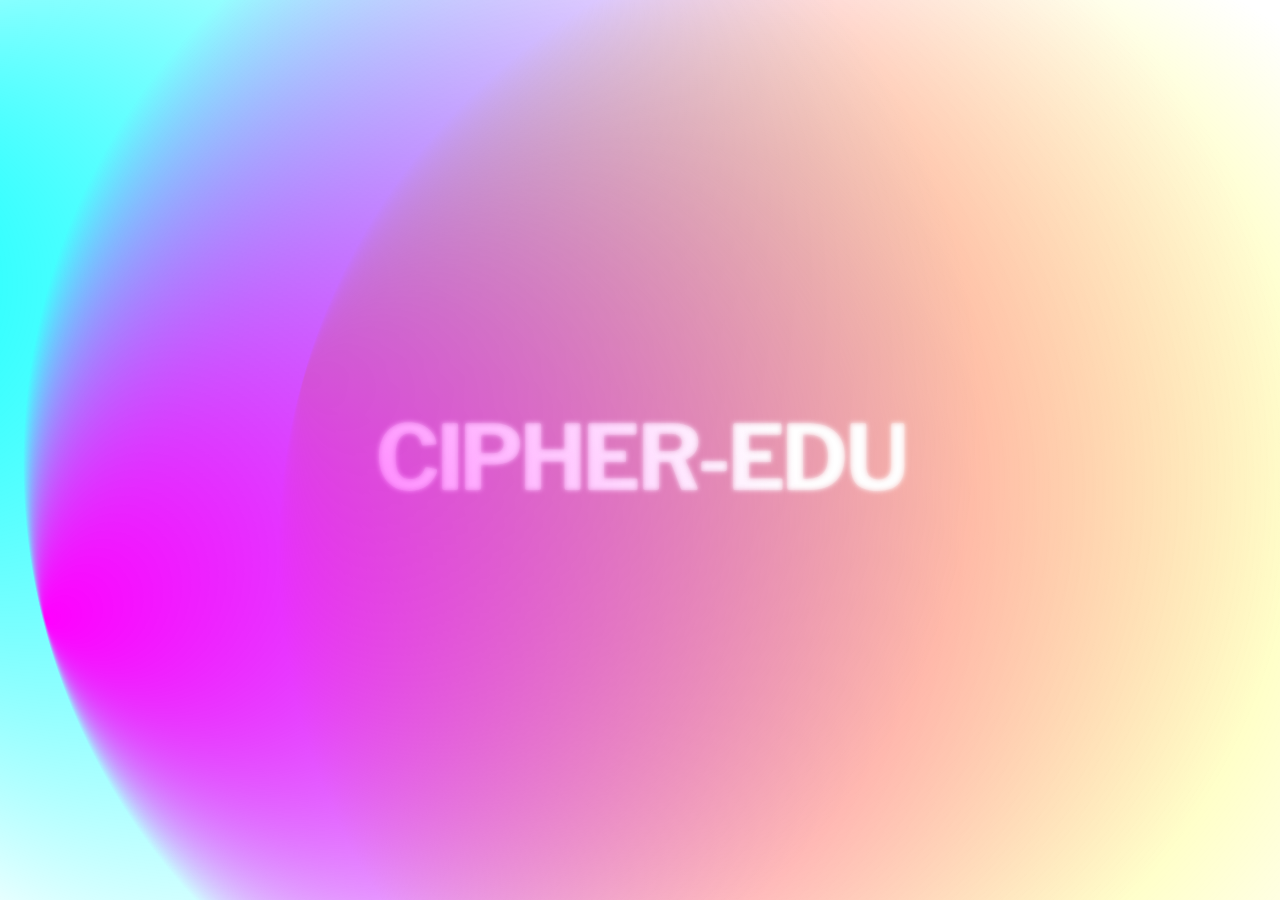
<file: animation background/index.html>
<!DOCTYPE html>
<html lang="en">
<head>
    <meta charset="UTF-8">
    <meta http-equiv="X-UA-Compatible" content="IE=edge">
    <meta name="viewport" content="width=device-width, initial-scale=1.0">
    <title>cursor| CIPHER-EDU</title>
    <link rel="stylesheet" href="style.css">
</head>
<body>
    <svg viewBox="0 0 100 100" preserveAspectRatio="xMidYMid slice">
        <defs>
          <radialGradient id="Gradient1" cx="50%" cy="50%" fx="10%" fy="50%" r=".5">
            <animate attributeName="fx" dur="34s" values="0%;3%;0%" repeatCount="indefinite" />
            <stop offset="0%" stop-color="#ff0" />
            <stop offset="100%" stop-color="#ff00" />
          </radialGradient>
          <radialGradient id="Gradient2" cx="50%" cy="50%" fx="10%" fy="50%" r=".5">
            <animate attributeName="fx" dur="23.5s" values="0%;3%;0%" repeatCount="indefinite" />
            <stop offset="0%" stop-color="#0ff" />
            <stop offset="100%" stop-color="#0ff0" />
          </radialGradient>
          <radialGradient id="Gradient3" cx="50%" cy="50%" fx="50%" fy="50%" r=".5">
            <animate attributeName="fx" dur="21.5s" values="0%;3%;0%" repeatCount="indefinite" />
            <stop offset="0%" stop-color="#f0f" />
            <stop offset="100%" stop-color="#f0f0" />
          </radialGradient>
        </defs>
        <rect x="0" y="0" width="100%" height="100%" fill="url(#Gradient1)">
          <animate attributeName="x" dur="20s" values="25%;0%;25%" repeatCount="indefinite" />
          <animate attributeName="y" dur="21s" values="0%;25%;0%" repeatCount="indefinite" />
          <animateTransform attributeName="transform" type="rotate" from="0 50 50" to="360 50 50" dur="17s" repeatCount="indefinite" />
        </rect>
        <rect x="0" y="0" width="100%" height="100%" fill="url(#Gradient2)">
          <animate attributeName="x" dur="23s" values="-25%;0%;-25%" repeatCount="indefinite" />
          <animate attributeName="y" dur="24s" values="0%;50%;0%" repeatCount="indefinite" />
          <animateTransform attributeName="transform" type="rotate" from="0 50 50" to="360 50 50" dur="18s" repeatCount="indefinite" />
        </rect>
        <rect x="0" y="0" width="100%" height="100%" fill="url(#Gradient3)">
          <animate attributeName="x" dur="25s" values="0%;25%;0%" repeatCount="indefinite" />
          <animate attributeName="y" dur="26s" values="0%;25%;0%" repeatCount="indefinite" />
          <animateTransform attributeName="transform" type="rotate" from="360 50 50" to="0 50 50" dur="19s" repeatCount="indefinite" />
        </rect>
      </svg>
      <h1>
        CIPHER-EDU
      </h1>
</body>
</html>
</file>
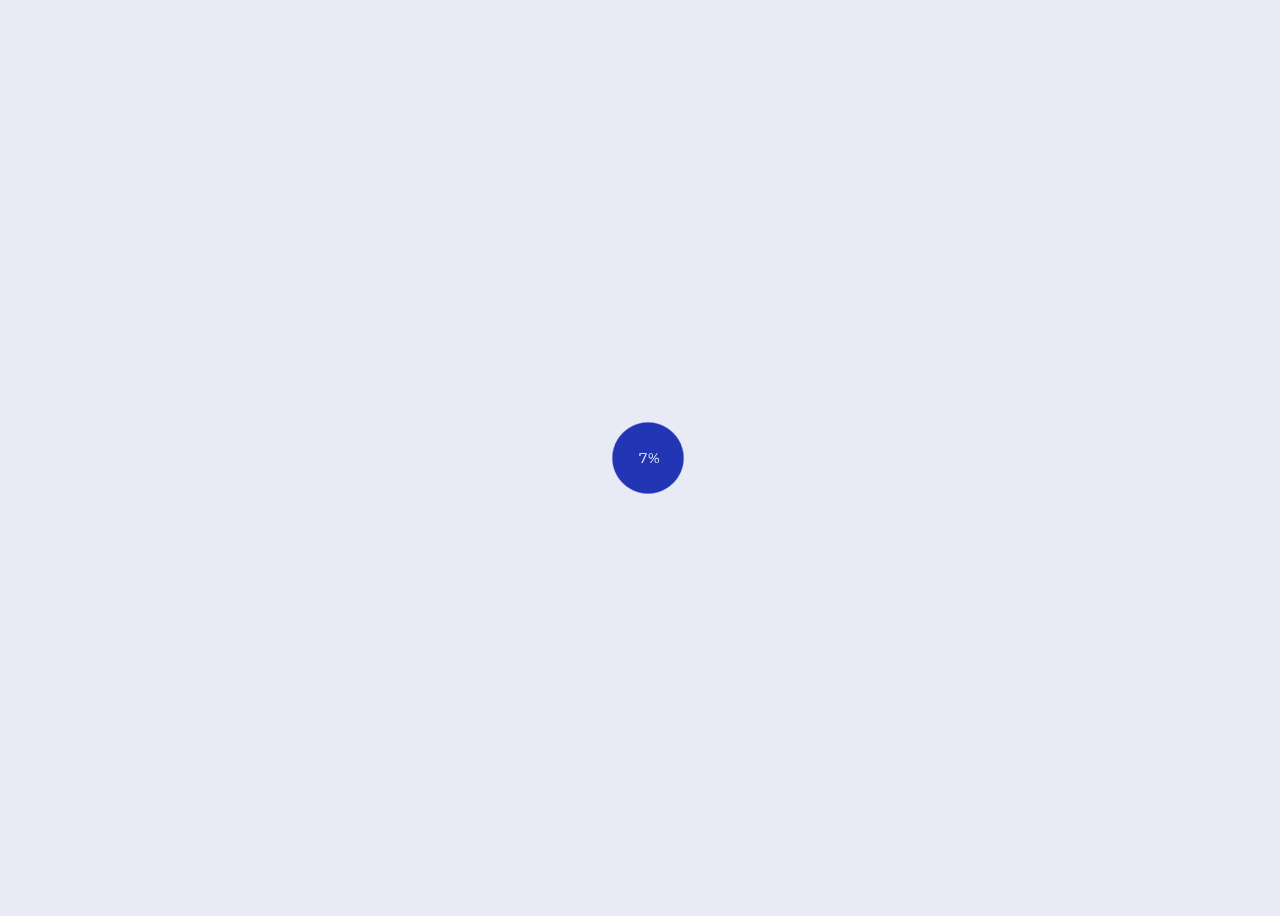
<file: anime liquid loader/index.html>
<!DOCTYPE html>
<html lang="en">
<head>
    <meta charset="UTF-8">
    <meta http-equiv="X-UA-Compatible" content="IE=edge">
    <meta name="viewport" content="width=device-width, initial-scale=1.0">
    <title>Liquid loader | CIPHER-EDU</title>
    <link rel="stylesheet" href="style.css">
</head>
<body>
    
<div class="center"> 
    <div class="loader">
      <div class="circle--center">
        <div class="text">0%</div>
      </div>
      <div class="circle circle--1"></div>
      <div class="circle circle--2"></div>
      <div class="circle circle--3"></div>
      <div class="circle circle--4"></div>
      <div class="circle circle--5"></div>
      <div class="circle circle--6"></div>
      <div class="circle circle--7"></div>
    </div>
  </div>
  <svg>
    <defs>
      <filter id="goo">
        <feGaussianBlur in="SourceGraphic" stdDeviation="10" result="blur"></feGaussianBlur>
        <feColorMatrix in="blur" mode="matrix" values="1 0 0 0 0  0 1 0 0 0  0 0 1 0 0  0 0 0 18 -7" result="goo"></feColorMatrix>
        <feBlend in="SourceGraphic" in2="goo"></feBlend>
      </filter>
    </defs>
  </svg>
  <script src="index.js"></script>
</body>
</html>
</file>
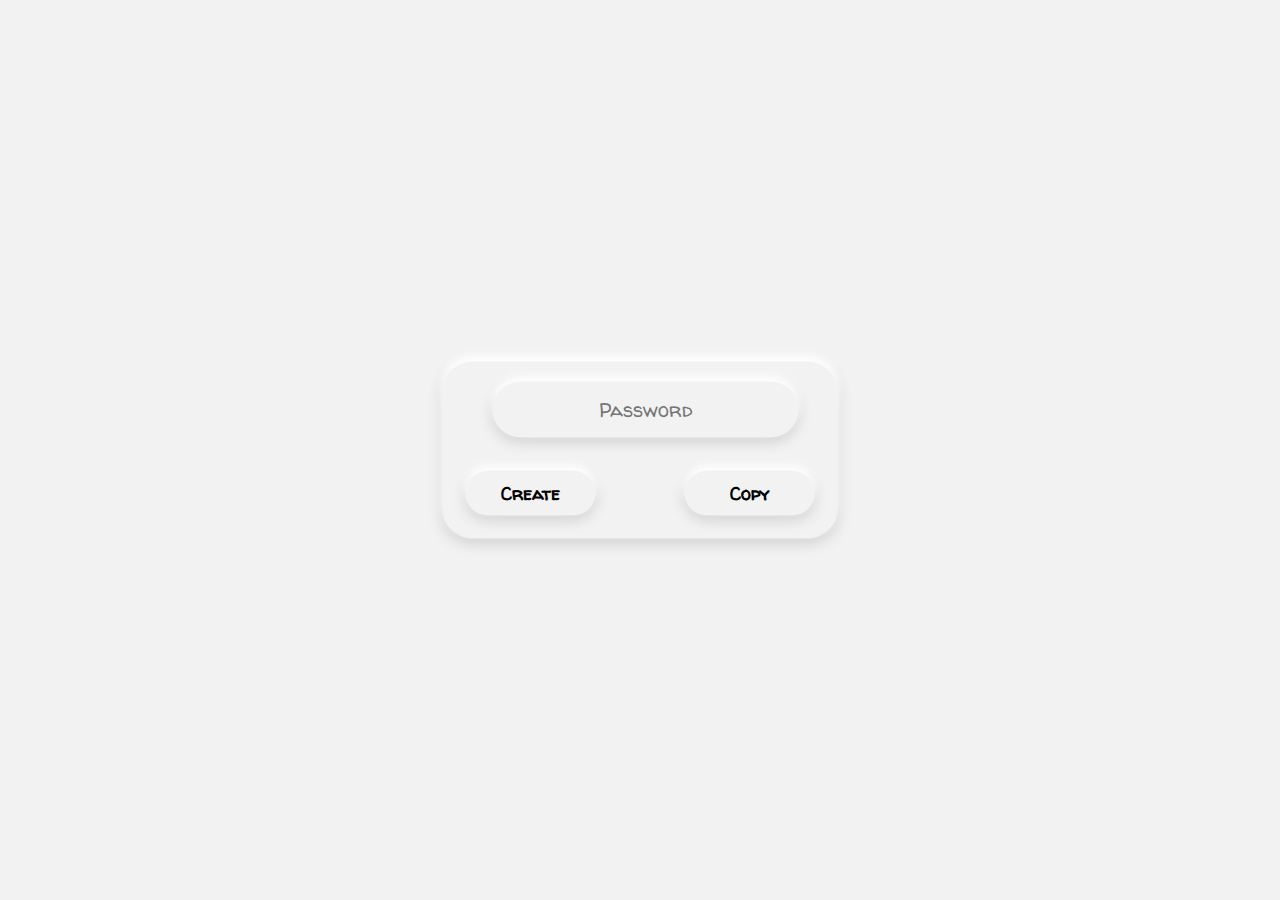
<file: generate password/index.html>
<!DOCTYPE html>
<html lang="en">
<head>
    <meta charset="UTF-8">
    <meta http-equiv="X-UA-Compatible" content="IE=edge">
    <meta name="viewport" content="width=device-width, initial-scale=1.0">
    <title>Generate password | CIPHER-EDU</title>
    <link rel="stylesheet" href="style.css">
</head>
<body>
    <div class="form">
        <input placeholder="Password" id="password" readonly>
        <table>
          <th><div id="button" onclick="create()">Create</div></th>
          <th><a  id="button" class="copy" onclick="copyPass()">Copy</a></th>
        </table>
      </div>      
      <script src="index.js"></script> 
      
</body>
</html>
</file>
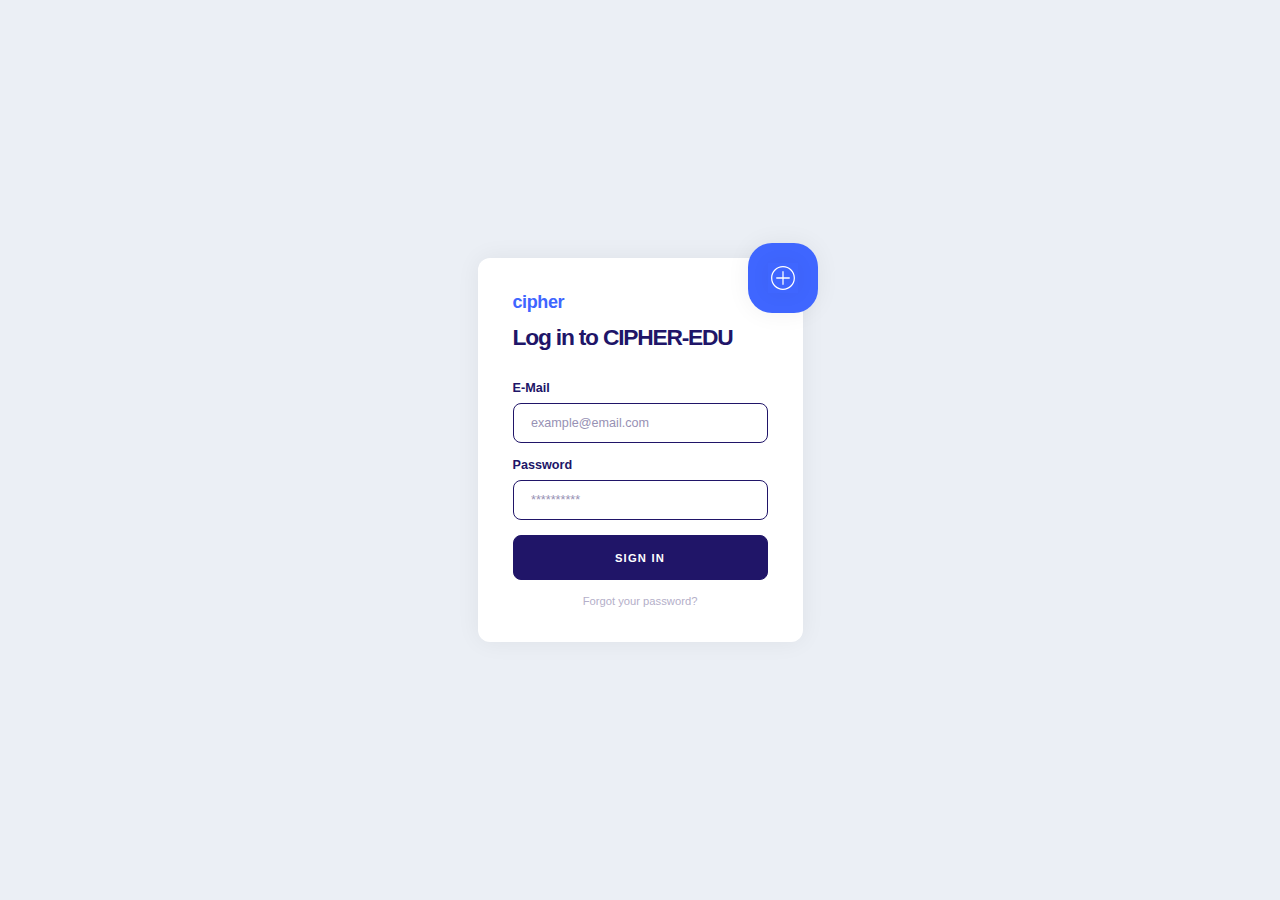
<file: login auth/index.html>
<!DOCTYPE html>
<html lang="en">
<head>
    <meta charset="UTF-8">
    <meta http-equiv="X-UA-Compatible" content="IE=edge">
    <meta name="viewport" content="width=device-width, initial-scale=1.0">
    <title>login auth | CIPHER-EDU</title>
    <link rel="stylesheet" href="style.css">
    <!-- <script src="https://ajax.googleapis.com/ajax/libs/jquery/3.6.0/jquery.min.js"></script> -->
</head>
<body>

    <div class="container">
        <form class="login form"><span class="login__icon">cipher</span>
          <h2 class="login__title">log in to CIPHER-EDU</h2>
          <div class="login__row">
            <label class="login__label" for="lg-em">e-mail</label>
            <input class="login__input" id="lg-em" type="email" placeholder="example@email.com"/>
          </div>
          <div class="login__row">
            <label class="login__label" for="lg-ps">password</label>
            <input class="login__input" id="lg-ps" type="password" placeholder="**********"/>
          </div>
          <div class="login__row">
            <button class="login__button" type="submit">sign in</button>
          </div>
          <div class="login__row"><a class="login__link">forgot your password?</a></div>
        </form>
        <form class="signup is-form-open form" id="signup">
          <svg class="svg-icon signup__trigger signup__trigger--fixed" viewBox="0 0 20 20">
            <path d="M14.613,10c0,0.23-0.188,0.419-0.419,0.419H10.42v3.774c0,0.23-0.189,0.42-0.42,0.42s-0.419-0.189-0.419-0.42v-3.774H5.806c-0.23,0-0.419-0.189-0.419-0.419s0.189-0.419,0.419-0.419h3.775V5.806c0-0.23,0.189-0.419,0.419-0.419s0.42,0.189,0.42,0.419v3.775h3.774C14.425,9.581,14.613,9.77,14.613,10 M17.969,10c0,4.401-3.567,7.969-7.969,7.969c-4.402,0-7.969-3.567-7.969-7.969c0-4.402,3.567-7.969,7.969-7.969C14.401,2.031,17.969,5.598,17.969,10 M17.13,10c0-3.932-3.198-7.13-7.13-7.13S2.87,6.068,2.87,10c0,3.933,3.198,7.13,7.13,7.13S17.13,13.933,17.13,10"></path>
          </svg>
          <div class="signup__wrapper is-wrapper-open" id="signup-wrapper">
            <div class="signup__row signup__row--flex"><span class="signup__icon">cipher</span>
              <svg class="svg-icon signup__trigger" viewbox="0 0 20 20">
                <path d="M10.185,1.417c-4.741,0-8.583,3.842-8.583,8.583c0,4.74,3.842,8.582,8.583,8.582S18.768,14.74,18.768,10C18.768,5.259,14.926,1.417,10.185,1.417 M10.185,17.68c-4.235,0-7.679-3.445-7.679-7.68c0-4.235,3.444-7.679,7.679-7.679S17.864,5.765,17.864,10C17.864,14.234,14.42,17.68,10.185,17.68 M10.824,10l2.842-2.844c0.178-0.176,0.178-0.46,0-0.637c-0.177-0.178-0.461-0.178-0.637,0l-2.844,2.841L7.341,6.52c-0.176-0.178-0.46-0.178-0.637,0c-0.178,0.176-0.178,0.461,0,0.637L9.546,10l-2.841,2.844c-0.178,0.176-0.178,0.461,0,0.637c0.178,0.178,0.459,0.178,0.637,0l2.844-2.841l2.844,2.841c0.178,0.178,0.459,0.178,0.637,0c0.178-0.176,0.178-0.461,0-0.637L10.824,10z"></path>
              </svg>
            </div>
            <h2 class="signup__title">sign up for free, now.</h2>
            <div class="signup__row">
              <label class="signup__label" for="su-us">username</label>
              <input class="signup__input" id="su-us" type="text" placeholder="John Doe"/>
            </div>
            <div class="signup__row">
              <label class="signup__label" for="su-em">E-Mail</label>
              <input class="signup__input" id="su-em" type="email" placeholder="example@email.com"/>
            </div>
            <div class="signup__row">
              <label class="signup__label" for="su-ps">password</label>
              <input class="signup__input" id="su-ps" type="password" placeholder="**********"/>
            </div>
            <div class="signup__row">
              <button class="signup__button" type="submit">sign up</button>
            </div>
            <div class="signup__row"><a class="signup__link">forgot your password?</a></div>
          </div>
        </form>
      </div>
    <script src="index.js"></script>
</body>
</html>
</file>
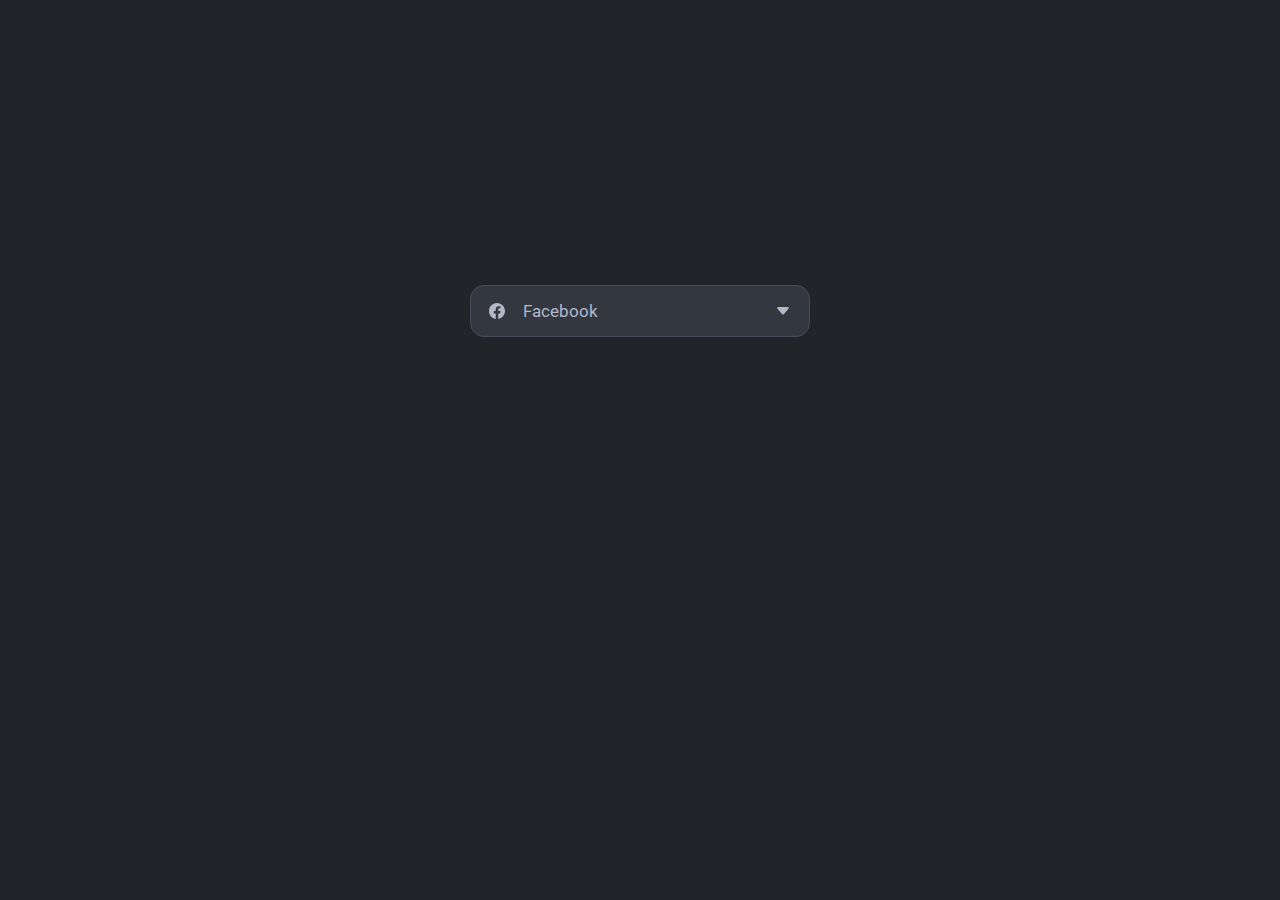
<file: menu/index.html>
<!--bu drop down menu barcha web saytlar uchun ajoyib korinishda ihlaydi-->
<!DOCTYPE html>
<html lang="en">
<head>
    <meta charset="UTF-8">
    <meta http-equiv="X-UA-Compatible" content="IE=edge">
    <meta name="viewport" content="width=device-width, initial-scale=1.0">
    <title>dropdown menu</title>
    <link rel="stylesheet" href="style.css">
</head>
<body>
    <div class="dropdown-container">
        <button class="dropdown-button main-button">
          <span class="dropdown-title-icon">
            <svg xmlns="http://www.w3.org/2000/svg" viewBox="0 0 16 16">
              <path d="M16 8.049c0-4.446-3.582-8.05-8-8.05C3.58 0-.002 3.603-.002 8.05c0 4.017 2.926 7.347 6.75 7.951v-5.625h-2.03V8.05H6.75V6.275c0-2.017 1.195-3.131 3.022-3.131.876 0 1.791.157 1.791.157v1.98h-1.009c-.993 0-1.303.621-1.303 1.258v1.51h2.218l-.354 2.326H9.25V16c3.824-.604 6.75-3.934 6.75-7.951z" />
            </svg>
          </span>
          <span class="dropdown-title text-truncate">Facebook</span>
          <span class="dropdown-arrow">
            <svg xmlns="http://www.w3.org/2000/svg" viewBox="0 0 16 16">
              <path d="M7.247 11.14 2.451 5.658C1.885 5.013 2.345 4 3.204 4h9.592a1 1 0 0 1 .753 1.659l-4.796 5.48a1 1 0 0 1-1.506 0z" />
            </svg>
          </span>
        </button>
        <div class="dropdown-list-container">
          <div class="dropdown-list-wrapper">
            <ul class="dropdown-list"></ul>
            <div class="floating-icon" aria-hidden="true"></div>
          </div>
        </div>
      </div>
    <script src="js.js"></script>
</body>
</html>
</file>
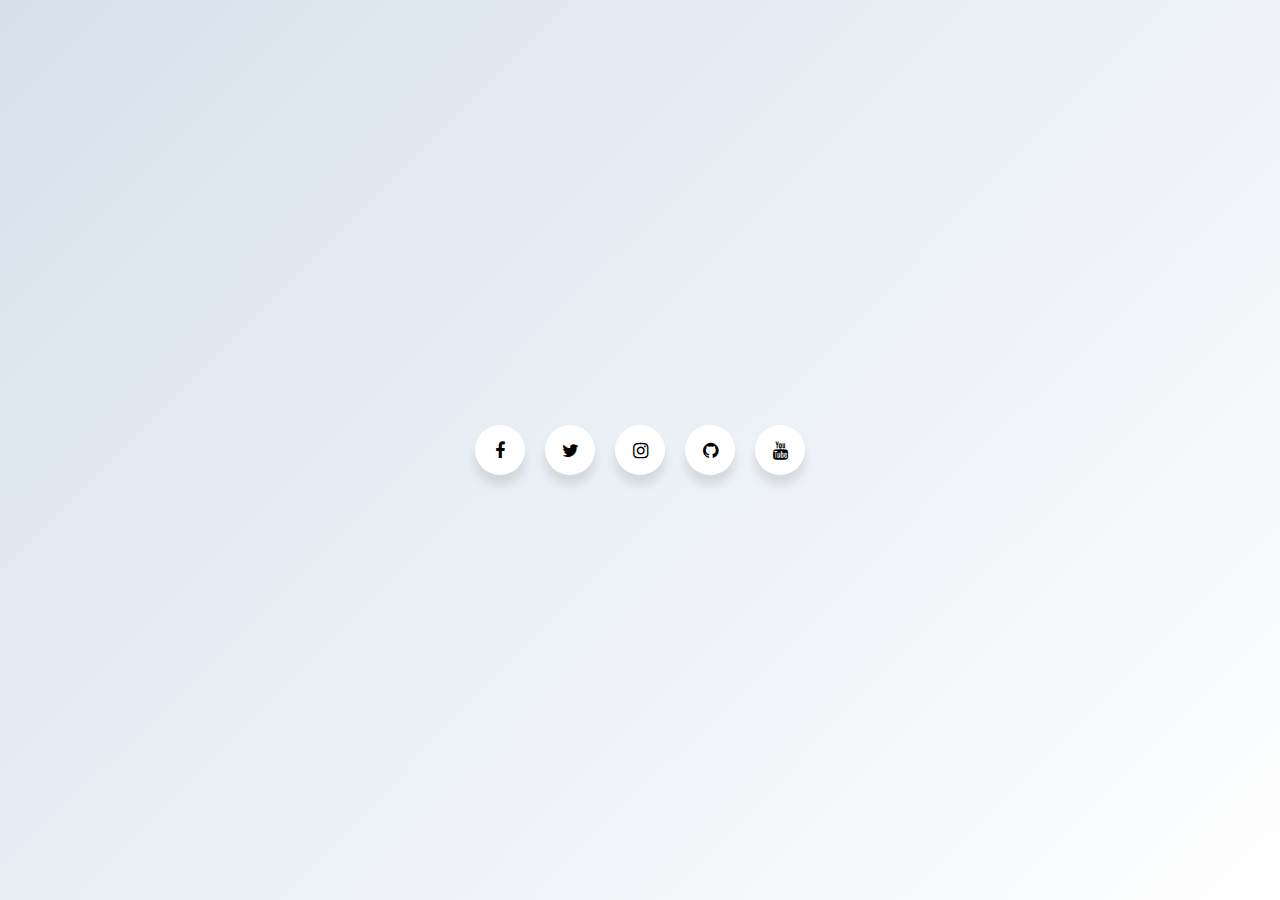
<file: social icons/index.html>
<!DOCTYPE html>
<html lang="en">
<head>
    <meta charset="UTF-8">
    <title>social icon | CIPHER-EDU</title>
    <link rel="stylesheet" href="style.css">
    <link rel="stylesheet" href="https://cdnjs.cloudflare.com/ajax/libs/font-awesome/4.7.0/css/font-awesome.min.css">
</head>
<body>
    <ul class="wrapper">
        <li class="icon facebook">
          <span class="tooltip">Facebook</span>
          <span><i class="fa fa-facebook-f"></i></span>
        </li>
        <li class="icon twitter">
          <span class="tooltip">Twitter</span>
          <span><i class="fa fa-twitter"></i></span>
        </li>
        <li class="icon instagram">
          <span class="tooltip">Instagram</span>
          <span><i class="fa fa-instagram"></i></span>
        </li>
        <li class="icon github">
          <span class="tooltip">Github</span>
          <span><i class="fa fa-github"></i></span>
        </li>
        <li class="icon youtube">
          <span class="tooltip">Youtube</span>
          <span><i class="fa fa-youtube"></i></span>
        </li>
      </ul>
</body>
</html>
</file>
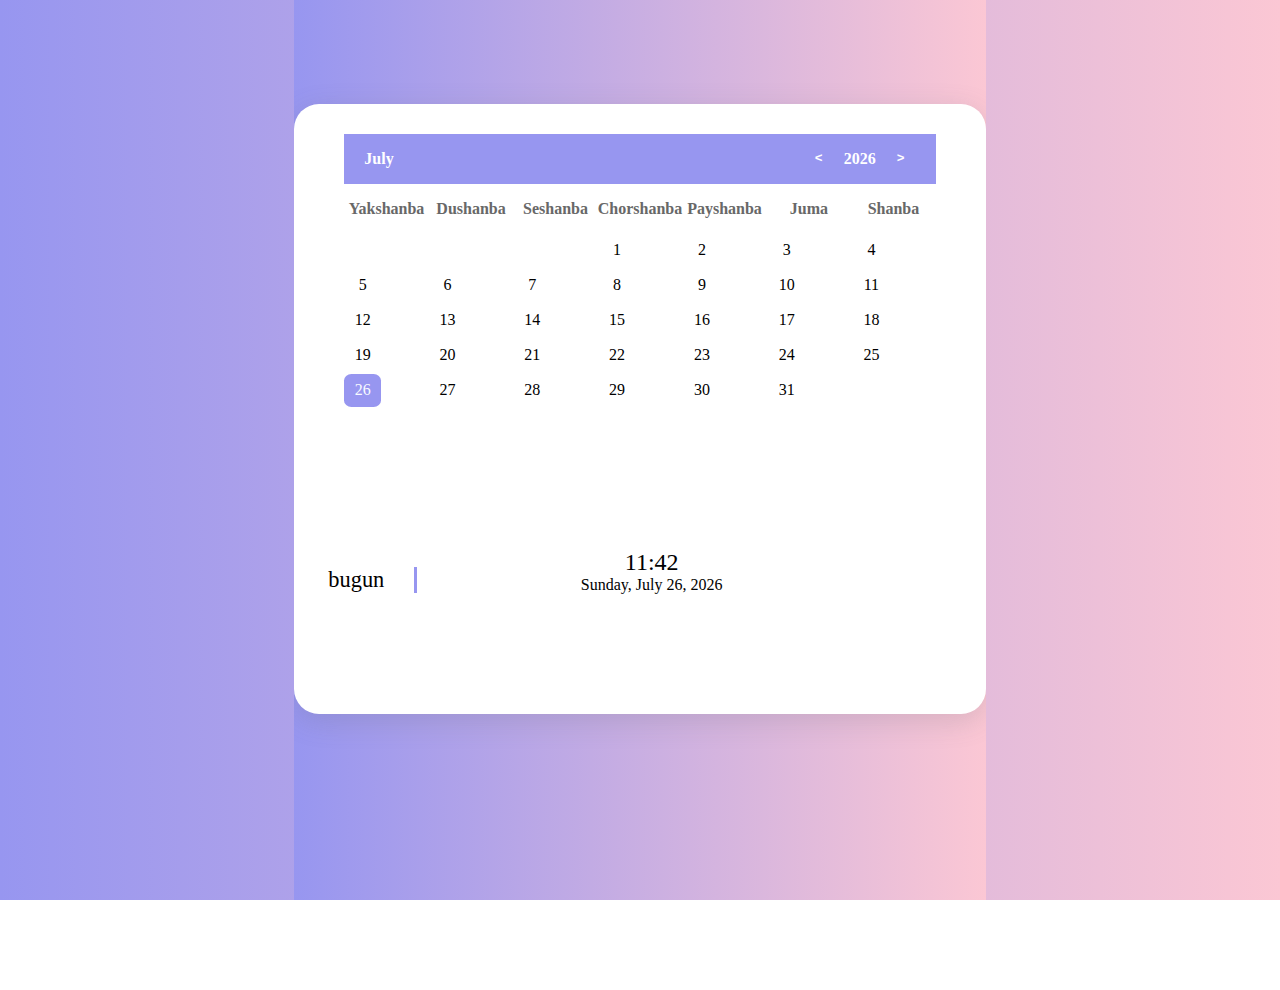
<file: calendar/indexx.html>
<html lang="en">
  <head>
    <meta charset="UTF-8" />
    <meta http-equiv="X-UA-Compatible" content="IE=edge" />
    <meta name="viewport" content="width=device-width, initial-scale=1.0" />
    <title>CALENDAR | CIPHER-EDU</title>
    <link rel="stylesheet" href="style.css">
    <script src="index.js" defer></script>
  </head>
  <body>
    <div class="contianer">
      <div class="calendar">
        <div class="calendar-header">
          <span class="month-picker" id="month-picker"> Oktaybr </span>
          <div class="year-picker" id="year-picker">
            <span class="year-change" id="pre-year">
              <pre><</pre>
            </span>
            <span id="year">2022 </span>
            <span class="year-change" id="next-year">
              <pre>></pre>
            </span>
          </div>
        </div>
 
        <div class="calendar-body">
          <div class="calendar-week-days">
            <div>Yakshanba</div>
            <div>Dushanba</div>
            <div>Seshanba</div>
            <div>Chorshanba</div>
            <div>Payshanba</div>
            <div>Juma</div>
            <div>Shanba</div>
          </div>
          <div class="calendar-days">
          </div>
        </div>
        <div class="calendar-footer">
        </div>
        <div class="date-time-formate">
          <div class="day-text-formate">bugun</div>
          <div class="date-time-value">
            <div class="time-formate">11:42</div>
            <div class="date-formate">23 - octaber - 2022</div>
          </div>
        </div>
        <div class="month-list"></div>
      </div>
    </div>
  </body>
</html>
</file>
<file: animation background/style.css>
@import url("https://fonts.googleapis.com/css?family=Libre+Franklin:400,700&subset=latin");

body {
  min-height: 100vh;
  display: grid;
  grid: 100vh / 1fr;
  place-items: center;
}

h1 {
  font: 10vmin/0.8 "Libre Franklin";
  font-weight: 700;
  letter-spacing: -0.05em;
  color: #fff4;
  text-shadow: 0 0 5px #fff;
  mix-blend-mode: overlay;
}

svg {
  position: fixed;
  top: 0;
  left: 0;
  width: 100vw;
  height: 100vh;}
</file>
<file: anime liquid loader/style.css>
@import url("https://fonts.googleapis.com/css2?family=Montserrat&display=swap");
* {
  box-sizing: border-box;
}
body {
  width: 100vw;
  height: 100vh;
  overflow: hidden;
  font-family: 'Montserrat', sans-serif;
  background-color: #e8eaf6;
}
.center {
  position: relative;
  top: 50%;
  left: 50%;
  transform: translate(-50%, -50%);
  transition: transform 0.5s;
  z-index: 1;
}
.loader {
  filter: url("#goo");
  display: flex;
  justify-content: center;
}
.circle,
.circle--center {
  background-color: #2136b5;
  border-radius: 50%;
}
.circle--center {
  display: flex;
  justify-content: center;
  align-items: center;
  width: 100px;
  height: 100px;
  font-size: 20px;
  cursor: pointer;
  -webkit-user-select: none;
     -moz-user-select: none;
      -ms-user-select: none;
          user-select: none;
  scale: 0.7;
  -webkit-animation: 9s 1.5s grow forwards linear;
          animation: 9s 1.5s grow forwards linear;
  z-index: 1;
}
.circle--center .text {
  margin-left: 4px;
  color: #fff;
}
.circle {
  position: absolute;
  top: 25px;
  width: 50px;
  height: 50px;
  opacity: 0;
  will-change: transform, opacity;
}
.circle.circle--1 {
  transform: translate(0, -180px);
  -webkit-animation: 3s 0s circle forwards cubic-bezier(0.4, 0, 0.2, 1);
          animation: 3s 0s circle forwards cubic-bezier(0.4, 0, 0.2, 1);
}
.circle.circle--2 {
  transform: translate(127px, -127px);
  -webkit-animation: 3s 1.5s circle forwards cubic-bezier(0.4, 0, 0.2, 1);
          animation: 3s 1.5s circle forwards cubic-bezier(0.4, 0, 0.2, 1);
}
.circle.circle--3 {
  transform: translate(180px, 0);
  -webkit-animation: 3s 3s circle forwards cubic-bezier(0.4, 0, 0.2, 1);
          animation: 3s 3s circle forwards cubic-bezier(0.4, 0, 0.2, 1);
}
.circle.circle--4 {
  transform: translate(127px, 127px);
  -webkit-animation: 3s 4.5s circle forwards cubic-bezier(0.4, 0, 0.2, 1);
          animation: 3s 4.5s circle forwards cubic-bezier(0.4, 0, 0.2, 1);
}
.circle.circle--5 {
  transform: translate(0, 180px);
  -webkit-animation: 3s 6s circle forwards cubic-bezier(0.4, 0, 0.2, 1);
          animation: 3s 6s circle forwards cubic-bezier(0.4, 0, 0.2, 1);
}
.circle.circle--6 {
  transform: translate(-127px, 127px);
  -webkit-animation: 3s 7.5s circle forwards cubic-bezier(0.4, 0, 0.2, 1);
          animation: 3s 7.5s circle forwards cubic-bezier(0.4, 0, 0.2, 1);
}
.circle.circle--7 {
  transform: translate(-180px, 0px);
  -webkit-animation: 3s 9s circle forwards cubic-bezier(0.4, 0, 0.2, 1);
          animation: 3s 9s circle forwards cubic-bezier(0.4, 0, 0.2, 1);
}
@-webkit-keyframes circle {
  0% {
    opacity: 0;
  }
  10% {
    opacity: 1;
  }
  100% {
    opacity: 1;
    transform: translate(0, 0);
  }
}
@keyframes circle {
  0% {
    opacity: 0;
  }
  10% {
    opacity: 1;
  }
  100% {
    opacity: 1;
    transform: translate(0, 0);
  }
}
@-webkit-keyframes grow {
  from {
    scale: 0.7;
  }
  to {
    scale: 1.5;
  }
}
@keyframes grow {
  from {
    scale: 0.7;
  }
  to {
    scale: 1.5;
  }
}
</file>
<file: generate password/style.css>
@import url('https://fonts.googleapis.com/css2?family=Walter+Turncoat&display=swap');

body {
  font-family: 'Walter Turncoat', cursive;
  background: #f2f2f2;
}

.form {
  background: #f2f2f2;
  box-shadow: 0px -6px 10px rgba(255, 255, 255, 1), 0px 4px 15px rgba(0, 0, 0, 0.15);
  border-radius: 30px;
  position: absolute;
  top: 50%;
  left:50%;
  padding: 20px;
  transform: translate(-50%,-50%);
}

input {
  font-family: 'Walter Turncoat', cursive;
  background: #f2f2f2;
  height: 50px;
  width: 300px;
  text-align: center;
  box-shadow: 0px -6px 10px rgba(255, 255, 255, 1), 0px 4px 15px rgba(0, 0, 0, 0.15);
  border: none;
  padding: 3px;
  margin-left: 30px;
  border-radius: 50px;
  font-size: 20px;
}

#button {
  display: flex;
  justify-content: center;
  align-items: center;
  font-size: 18px;
  margin-top: 30px;
  background: #f2f2f2;
  box-shadow: 0px -6px 10px rgba(255, 255, 255, 1), 0px 4px 15px rgba(0, 0, 0, 0.15);
  border: none;
  width: 130px;
  height: 45px;
  color: black;
  text-align: center; 
  cursor: pointer;
  border-radius: 50px;
}

.copy {
  margin-left: 85px
}

#button:hover {
  box-shadow: inset 5px 6px 10px rgba(255, 255, 255, 0.3), inset -5px 4px 10px rgba(0, 0, 0, 0.15);
}
</file>
<file: login auth/style.css>
/***********************/
/***********************/
*,
*::after,
*::before {
  margin: 0;
  padding: 0;
  box-sizing: border-box;
  font-family: "Noto Sans", sans-serif;
}

/***********************/
/***********************/
body {
  display: flex;
  justify-content: center;
  align-items: center;
  font-size: 16px;
  height: 100vh;
  width: 100%;
  background-color: #ebeff5;
}

.container {
  position: relative;
  width: 325px;
}

.svg-icon {
  width: 30px;
  height: 30px;
  cursor: pointer;
}
.svg-icon:hover {
  transform: scale(1.05);
}

.svg-icon path,
.svg-icon polygon,
.svg-icon rect {
  fill: #ffffff;
}

.login,
.signup {
  width: 100%;
  display: grid;
  grid-gap: 15px;
  padding: 35px;
  border-radius: 12px;
  box-shadow: 0 0 25px rgba(0, 0, 0, 0.06);
}
.login__icon,
.signup__icon {
  font-size: 1.125rem;
  font-weight: bold;
  letter-spacing: -0.025rem;
  line-height: 1;
}
.login__title,
.signup__title {
  margin-bottom: 17.5px;
  font-size: 1.424rem;
  font-weight: bold;
  letter-spacing: -0.075rem;
  line-height: 1;
}
.login__title::first-letter,
.signup__title::first-letter {
  text-transform: capitalize;
}
.login__row,
.signup__row {
  display: grid;
  grid-gap: 8px;
}
.login__label,
.signup__label {
  font-family: "Montserrat", sans-serif;
  font-size: 0.79rem;
  font-weight: bold;
  text-transform: capitalize;
}
.login__input, .login__button,
.signup__input,
.signup__button {
  height: 40px;
  font-size: 0.79rem;
  border-radius: 8px;
  cursor: pointer;
}
.login__input,
.signup__input {
  padding: 0 17.5px;
  background-color: transparent;
}
.login__button,
.signup__button {
  height: 45px;
  font-size: 0.702rem;
  letter-spacing: 0.075rem;
  font-weight: bold;
  text-transform: uppercase;
}
.login__link,
.signup__link {
  font-size: 0.702rem;
  text-align: center;
  cursor: pointer;
}
.login__link::first-letter,
.signup__link::first-letter {
  text-transform: capitalize;
}

.login {
  background-color: #ffffff;
}
.login__icon {
  color: #3f66ff;
}
.login__title {
  color: #201568;
}
.login__label {
  color: #201568;
}
.login__input, .login__button {
  border: 1px solid #201568;
  outline-color: #3f66ff;
}
.login__input {
  color: #625a85;
  caret-color: #3f66ff;
}
.login__input::placeholder {
  color: #9791b4;
}
.login__button {
  background-color: #201568;
  color: #ffffff;
}
.login__link {
  color: #b4afc9;
}

.signup {
  position: absolute;
  top: 50%;
  right: 0;
  transform: translateY(-50%);
  width: 100%;
  height: 470px;
  transform-origin: top right;
  transition: 250ms;
  background-color: #3f66ff;
}
.signup__wrapper {
  width: 100%;
  display: grid;
  grid-gap: 15px;
  visibility: visibility;
  opacity: 1;
  transition: 250ms cubic-bezier(0.17, 0.67, 0.68, 1.39) 100ms;
}
.signup__icon {
  color: #ffffff;
}
.signup__title {
  color: #ffffff;
  text-transform: capitalize;
}
.signup__row--flex {
  display: flex;
  justify-content: space-between;
}
.signup__trigger--fixed {
  position: absolute;
  transition: 100ms cubic-bezier(0.17, 0.67, 0.68, 1.39) 400ms;
  box-shadow: 0 0 20px rgba(0, 0, 0, 0.05);
}
.signup__label {
  color: #ffffff;
}
.signup__input, .signup__button {
  border: 1px solid #ffffff;
  outline-color: #ffffff;
}
.signup__input {
  color: rgba(255, 255, 255, 0.85);
  caret-color: #ffffff;
}
.signup__input::placeholder {
  color: rgba(255, 255, 255, 0.5);
}
.signup__button {
  background-color: #ffffff;
  color: #3f66ff;
}
.signup__link {
  color: rgba(255, 255, 255, 0.85);
}

.is-form-open {
  display: flex;
  justify-content: center;
  align-items: center;
  position: absolute;
  right: -15px;
  top: -15px;
  width: 70px;
  height: 70px;
  transform: translateY(0);
  overflow: hidden;
  border-radius: 24px;
  transform-origin: top right;
  transition: 250ms cubic-bezier(0.17, 0.67, 0.68, 1.39) 100ms;
}

.is-wrapper-open {
  visibility: hidden;
  opacity: 0;
  transform: scale(0.85);
  transition: 250ms;
}

.is-trigger-hidden {
  width: 0;
  height: 0;
  opacity: 0;
  right: -100%;
  transition: 100ms cubic-bezier(0.15, 0.65, 0.65, 1.25);
}
</file>
<file: menu/style.css>
@import url("https://fonts.googleapis.com/css2?family=Roboto&display=swap");

*,
*::before,
*::after {
  margin: 0;
  padding: 0;
  box-sizing: border-box;
}

:root {
  --bg-color: #222429;
  --primary-bg-color: #333740;
  --primary-color: #2c62f6;
  --text-color: #b1b8ca;
  --text-active: #ffffff;
  --button-hover-bg-color: #2b2e34;
  --border-color: #494d59;
  --dropdown-height: 0;
  --rotate-arrow: 0;
  --translate-value: 0;
  --list-opacity: 0;
  --transition-time: 0.4s;
  --transition-timing: cubic-bezier(0.25, 0.46, 0.45, 0.94);
  --border-radius: 1.4rem;
  --list-button-height: 4.6rem;
  --floating-icon-size: 26;
  --floating-icon-top: 0;
  --floating-icon-left: 0;
}

html {
  font-size: 62.5%;
}

html,
body {
  height: 100%;
}

body {
  display: flex;
  flex-direction: column;
  align-items: center;
  background-color: var(--bg-color);
  padding: 1.5rem;
  line-height: 1.4;
}

button {
  border: none;
  cursor: pointer;
  background-color: transparent;
  outline: none;
}

svg {
  height: 1.6rem;
  width: 1.6rem;
}

.text-truncate {
  text-overflow: ellipsis;
  overflow: hidden;
  white-space: nowrap;
}

.dropdown-container {
  margin-top: 30vh;
  display: flex;
  flex-direction: column;
  width: 100%;
  max-width: 34rem;
}

.dropdown-title-icon,
.dropdown-arrow {
  display: inline-flex;
}

.dropdown-title {
  margin: 0 auto 0 1.8rem;
  text-transform: capitalize;
}

.dropdown-button {
  font-family: "Roboto", sans-serif;
  font-weight: 400;
  font-size: 1.7rem;
  display: flex;
  align-items: center;
  padding: 0 1.8rem;
}

.dropdown-button svg {
  transition: all var(--transition-time) var(--transition-timing);
  fill: var(--text-color);
}

.dropdown-button svg,
.dropdown-button span {
  pointer-events: none;
}

.dropdown-button:hover,
.dropdown-button:focus {
  color: var(--text-active);
}

.dropdown-button:hover svg,
.dropdown-button:focus svg {
  fill: var(--text-active);
}

.main-button {
  height: 5.2rem;
  border-radius: var(--border-radius);
  color: var(--text-color);
  background-color: var(--primary-bg-color);
  border: 0.1rem solid var(--border-color);
  transition: all var(--transition-time) var(--transition-timing);
}

.main-button:focus {
  border: 0.1rem solid var(--primary-color);
  box-shadow: 0 0 0 0.2rem rgba(44, 98, 246, 0.4);
}

.main-button .dropdown-arrow {
  transition: transform var(--transition-time) var(--transition-timing);
  transform: rotate(var(--rotate-arrow));
  margin-left: 1.8rem;
}

.list-button {
  height: var(--list-button-height);
  transition: color var(--transition-time) var(--transition-timing);
  color: var(--text-color);
  overflow: hidden;
  cursor: none;
}

.dropdown-list-container {
  overflow: hidden;
  max-height: var(--dropdown-height);
  transition: max-height var(--transition-time) var(--transition-timing);
}

.dropdown-list-wrapper {
  margin-top: 1rem;
  padding: 1rem;
  background-color: var(--primary-bg-color);
  border-radius: var(--border-radius);
  border: 0.1rem solid var(--border-color);
  position: relative;
}

ul.dropdown-list {
  position: relative;
  list-style-type: none;
}

ul.dropdown-list::before {
  content: "";
  position: absolute;
  top: 0;
  right: 0;
  left: 0;
  z-index: 0;
  opacity: 0;
  height: var(--list-button-height);
  background-color: var(--button-hover-bg-color);
  transition: all var(--transition-time) linear;
  transform: translateY(var(--translate-value));
  border-radius: var(--border-radius);
  pointer-events: none;
}
ul.dropdown-list:hover::before,
ul.dropdown-list:hover ~ .floating-icon {
  opacity: 1;
}

li.dropdown-list-item {
  display: flex;
  flex-direction: column;
  position: relative;
  z-index: 1;
  opacity: var(--list-opacity);
  transition: opacity 0.8s var(--transition-timing);
}

.floating-icon {
  height: calc(var(--floating-icon-size) * 1px);
  width: calc(var(--floating-icon-size) * 1px);
  position: absolute;
  top: var(--floating-icon-top);
  left: var(--floating-icon-left);
  background-color: var(--border-color);
  border-radius: 1rem;
  pointer-events: none;
  opacity: 0;
  transition: opacity var(--transition-time) var(--transition-timing);
  z-index: 2;
  display: inline-flex;
  align-items: center;
  justify-content: center;
}

.floating-icon svg {
  fill: var(--text-active);
}
</file>
<file: social icons/style.css>
/*
    Auther: Abdelrhman Said
*/

@import url("https://fonts.googleapis.com/css2?family=Poppins&display=swap");

* {
  margin: 0;
  padding: 0;
  box-sizing: border-box;
}

*:focus,
*:active {
  outline: none !important;
  -webkit-tap-highlight-color: transparent;
}

html,
body {
  display: grid;
  height: 100%;
  width: 100%;
  font-family: "Poppins", sans-serif;
  place-items: center;
  background: linear-gradient(315deg, #ffffff, #d7e1ec);
}

.wrapper {
  display: inline-flex;
  list-style: none;
}

.wrapper .icon {
  position: relative;
  background: #ffffff;
  border-radius: 50%;
  padding: 15px;
  margin: 10px;
  width: 50px;
  height: 50px;
  font-size: 18px;
  display: flex;
  justify-content: center;
  align-items: center;
  flex-direction: column;
  box-shadow: 0 10px 10px rgba(0, 0, 0, 0.1);
  cursor: pointer;
  transition: all 0.2s cubic-bezier(0.68, -0.55, 0.265, 1.55);
}

.wrapper .tooltip {
  position: absolute;
  top: 0;
  font-size: 14px;
  background: #ffffff;
  color: #ffffff;
  padding: 5px 8px;
  border-radius: 5px;
  box-shadow: 0 10px 10px rgba(0, 0, 0, 0.1);
  opacity: 0;
  pointer-events: none;
  transition: all 0.3s cubic-bezier(0.68, -0.55, 0.265, 1.55);
}

.wrapper .tooltip::before {
  position: absolute;
  content: "";
  height: 8px;
  width: 8px;
  background: #ffffff;
  bottom: -3px;
  left: 50%;
  transform: translate(-50%) rotate(45deg);
  transition: all 0.3s cubic-bezier(0.68, -0.55, 0.265, 1.55);
}

.wrapper .icon:hover .tooltip {
  top: -45px;
  opacity: 1;
  visibility: visible;
  pointer-events: auto;
}

.wrapper .icon:hover span,
.wrapper .icon:hover .tooltip {
  text-shadow: 0px -1px 0px rgba(0, 0, 0, 0.1);
}

.wrapper .facebook:hover,
.wrapper .facebook:hover .tooltip,
.wrapper .facebook:hover .tooltip::before {
  background: #1877F2;
  color: #ffffff;
}

.wrapper .twitter:hover,
.wrapper .twitter:hover .tooltip,
.wrapper .twitter:hover .tooltip::before {
  background: #1DA1F2;
  color: #ffffff;
}

.wrapper .instagram:hover,
.wrapper .instagram:hover .tooltip,
.wrapper .instagram:hover .tooltip::before {
  background: #E4405F;
  color: #ffffff;
}

.wrapper .github:hover,
.wrapper .github:hover .tooltip,
.wrapper .github:hover .tooltip::before {
  background: #333333;
  color: #ffffff;
}

.wrapper .youtube:hover,
.wrapper .youtube:hover .tooltip,
.wrapper .youtube:hover .tooltip::before {
  background: #CD201F;
  color: #ffffff;
}
</file>
<file: calendar/style.css>
:root {
    --dark-text: #f8fbff;
    --light-body: #f3f8fe;
    --light-main: #fdfdfd;
    --light-second: #c3c2c8;
    --light-hover: #f0f0f0;
    --light-text: #151426;
    --light-btn: #9796f0;
    --blue: #0000ff;
    --white: #fff;
    --shadow: rgba(100, 100, 111, 0.2) 0px 7px 29px 0px;
    --font-family: consolas;
  }
  * {
    padding: 0;
    margin: 0;
    box-sizing: border-box;
  }
  html,
  body {
    place-items: center;
    font-family: var(--font-family);
    background:linear-gradient(to right, #9796f0, #fbc7d4);
    overflow: hidden;
  }
  .contianer {
    width: max-content;
    height: max-content;
    position: relative;
    display: flex;
    padding: 2% 0px 0px 0px;
    justify-content: center;
    top: 10%;
    right: 0%;
    width: 100%;
    height: 100%;
  }
  .calendar {
    height: 610px;
    width: max-content;
    background-color: white;
    border-radius: 25px;
    overflow: hidden;
    padding: 30px 50px 0px 50px;
  }
  .calendar {
    box-shadow: var(--shadow);
  }
  .calendar-header {
    background: #9796f0;
    display: flex;
    justify-content: space-between;
    align-items: center;
    font-weight: 700;
    color: var(--white);
    padding: 10px;
  }
  .calendar-body {
    pad: 10px;
  }
  .calendar-week-days {
    display: grid;
    grid-template-columns: repeat(7, 1fr);
    font-weight: 600;
    cursor: pointer;
    color:rgb(104, 104, 104);
  }
  .calendar-week-days div:hover {
  color:black;
  transform: scale(1.2);
  transition: all .2s ease-in-out;
  }
  .calendar-week-days div {
    display: grid;
    place-items: center;
    color: var(--bg-second);
    height: 50px;
  }
  .calendar-days {
    display: grid;
    grid-template-columns: repeat(7, 1fr);
    gap: 2px;
    color: var(--color-txt);
  }
  .calendar-days div {
    width: 37px;
    height: 33px;
    display: flex;
    align-items: center;
    justify-content: center;
    padding: 5px;
    position: relative;
    cursor: pointer;
    animation: to-top 1s forwards;
  }
  .month-picker {
    padding: 5px 10px;
    border-radius: 10px;
    cursor: pointer;
  }
  .month-picker:hover {
    background-color: var(--color-hover);
  }
  .month-picker:hover {
    color: var(--color-txt);
  }
  .year-picker {
    display: flex;
    align-items: center;
  }
  .year-change {
    height: 30px;
    width: 30px;
    border-radius: 50%;
    display: grid;
    place-items: center;
    margin: 0px 10px;
    cursor: pointer;
  }
  .year-change:hover {
    background-color: var(--light-btn);
    transition:all .2s ease-in-out ;
    transform: scale(1.12);
  }
  .year-change:hover pre {
    color: var(--bg-body);
  }
  .calendar-footer {
    padding: 10px;
    display: flex;
    justify-content: flex-end;
    align-items: center;
  }
  #year:hover{
    cursor: pointer;
    transform: scale(1.2);
    transition: all 0.2 ease-in-out;
  }
  .calendar-days div span {
    position: absolute;
  }
   .calendar-days div:hover {
    transition: width 0.2s ease-in-out, height 0.2s ease-in-out;
    background-color: #fbc7d4;
    border-radius: 20%;
    color: var(--dark-text);
  }
  .calendar-days div.current-date {
    color: var(--dark-text);
    background-color: var(--light-btn);
    border-radius: 20%;
  }
  .month-list {
    position: relative;
    left: 0;
    top: -50px;
    background-color: #ebebeb;
    color: var(--light-text);
    display: grid;
    grid-template-columns: repeat(3, auto);
    gap: 5px;
    border-radius: 20px;
  }
  .month-list > div {
    display: grid;
    place-content: center;
    margin: 5px 10px;
    transition: all 0.2s ease-in-out;
  }
  .month-list > div > div {
    border-radius: 15px;
    padding: 10px;
    cursor: pointer;
  }
  .month-list > div > div:hover {
    background-color:var(--light-btn);
    color: var(--dark-text);
    transform: scale(0.9);
    transition: all 0.2s ease-in-out;
  }
  .month-list.show {
    visibility: visible;
    pointer-events: visible;
    transition: 0.6s ease-in-out;
    animation: to-left .71s forwards;
  }
  .month-list.hideonce{
    visibility: hidden;
  }
  .month-list.hide {
    animation: to-right 1s forwards;
    visibility: none;
    pointer-events: none;
  }
  .date-time-formate {
    width: max-content;
    height: max-content;
    font-family: Dubai Light, Century Gothic;
    position: relative;
    display: inline;
    top: 140px;
    justify-content: center;
  }
  .day-text-formate {
    font-family: Microsoft JhengHei UI;
    font-size: 1.4rem;
    padding-right: 5%;
    border-right: 3px solid #9796f0;
    position: absolute;
    left: -1rem;
  }
  .date-time-value {
    display: block;
    height: max-content;
    width: max-content;
    position: relative;
    left: 40%;
    top: -18px;
    text-align: center;
  }
  .time-formate {
    font-size: 1.5rem;
  }
  .time-formate.hideTime {
    animation: hidetime 1.5s forwards;
  }
  .day-text-formate.hidetime {
    animation: hidetime 1.5s forwards;
  }
  .date-formate.hideTime {
    animation: hidetime 1.5s forwards;
  }
  .day-text-formate.showtime{
    animation: showtime 1s forwards;
  }
  .time-formate.showtime {
    animation: showtime 1s forwards;
  }
  .date-formate.showtime {
    animation: showtime 1s forwards;
  }
  @keyframes to-top {
    0% {
      transform: translateY(0);
      opacity: 0;
    }
    100% {
      transform: translateY(100%);
      opacity: 1;
    }
  }
  @keyframes to-left {
    0% {
      transform: translatex(230%);
      opacity: 1;
    }
    100% {
      transform: translatex(0);
      opacity: 1;
    }
  }
  @keyframes to-right {
    10% {
      transform: translatex(0);
      opacity: 1;
    }
    100% {
      transform: translatex(-150%);
      opacity: 1;
    }
  }
  @keyframes showtime {
    0% {
      transform: translatex(250%);
      opacity: 1;
    }
    100% {
      transform: translatex(0%);
      opacity: 1;
    }
  }
  @keyframes hidetime {
    0% {
      transform: translatex(0%);
      opacity: 1;
    }
    100% {
      transform: translatex(-370%);
      opacity: 1;
    }
  }
  @media (max-width:375px) {
    .month-list>div{
  
      margin: 5px 0px;
    }
  }
</file>
